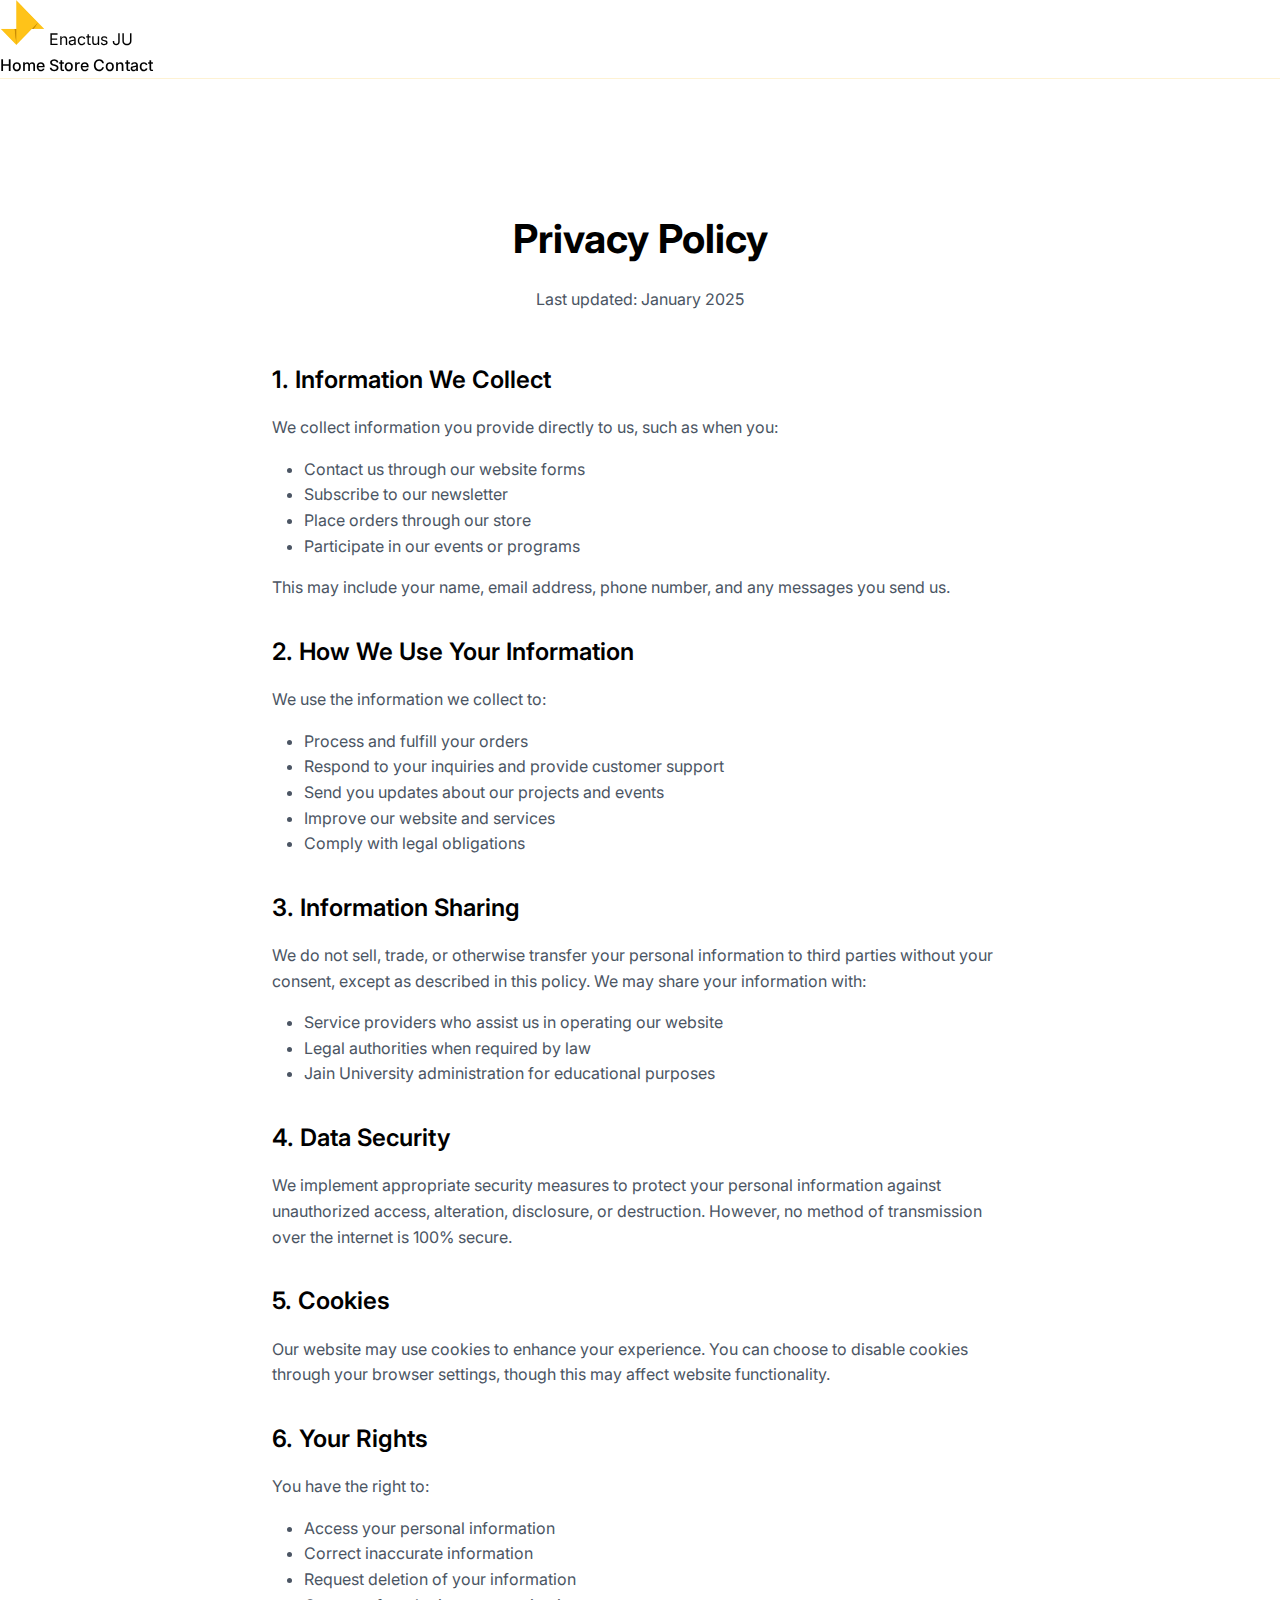
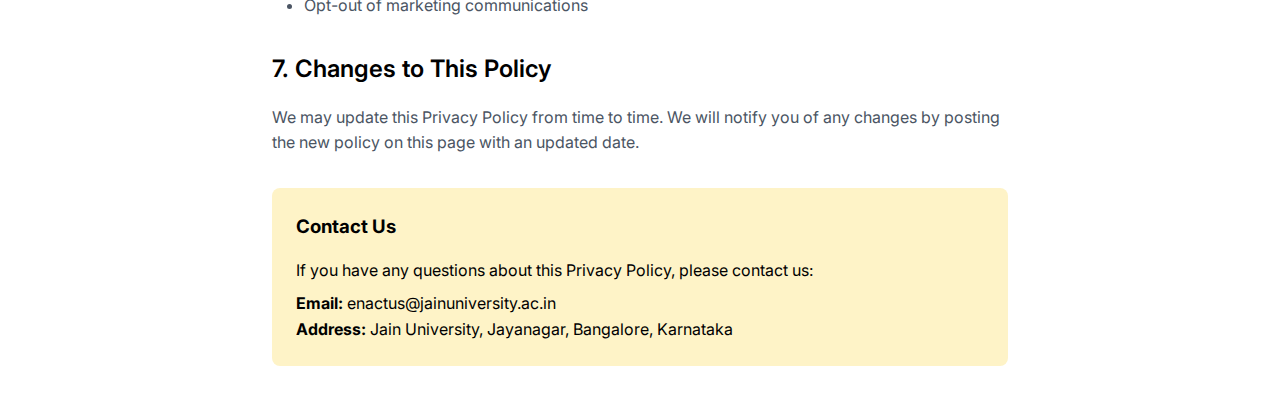
<file: privacy-policy.html>
<!DOCTYPE html>
<html lang="en">
<head>
    <meta charset="UTF-8">
    <meta name="viewport" content="width=device-width, initial-scale=1.0">
    <title>Privacy Policy - Enactus JU</title>
    <link href="https://fonts.googleapis.com/css2?family=Inter:wght@300;400;500;600;700&display=swap" rel="stylesheet">
    <link rel="stylesheet" href="styles.css">
    <style>
        .policy-container {
            max-width: 800px;
            margin: 0 auto;
            padding: 2rem;
            line-height: 1.6;
        }
        .policy-header {
            text-align: center;
            margin-bottom: 3rem;
            padding-top: 6rem;
        }
        .policy-title {
            font-size: 2.5rem;
            font-weight: 700;
            color: var(--black);
            margin-bottom: 1rem;
        }
        .policy-updated {
            color: var(--gray-600);
            font-size: 1rem;
        }
        .policy-section {
            margin-bottom: 2rem;
        }
        .section-title {
            font-size: 1.5rem;
            font-weight: 600;
            color: var(--black);
            margin-bottom: 1rem;
        }
        .section-content {
            color: var(--gray-600);
            margin-bottom: 1rem;
        }
        .contact-info {
            background: var(--light-yellow);
            padding: 1.5rem;
            border-radius: 0.5rem;
            margin-top: 2rem;
        }
    </style>
</head>
<body>
    <nav class="nav-glass fixed top-0 w-full z-50">
        <div class="container mx-auto px-6 py-4">
            <div class="flex items-center justify-between">
                <div class="flex items-center space-x-4">
                    <img src="pngegg.png" alt="logo" height="45" width="45" class="logo-bounce">
                    <span class="text-yellow-400 font-bold text-xl">Enactus JU</span>
                </div>
                <div class="hidden md:flex items-center space-x-8">
                    <a href="index.html" class="nav-link">Home</a>
                    <a href="store.html" class="nav-link">Store</a>
                    <a href="index.html#contact" class="nav-link">Contact</a>
                </div>
            </div>
        </div>
    </nav>

    <div class="policy-container">
        <div class="policy-header">
            <h1 class="policy-title">Privacy Policy</h1>
            <p class="policy-updated">Last updated: January 2025</p>
        </div>

        <div class="policy-section">
            <h2 class="section-title">1. Information We Collect</h2>
            <div class="section-content">
                <p>We collect information you provide directly to us, such as when you:</p>
                <ul style="margin-left: 2rem; margin-top: 1rem;">
                    <li>Contact us through our website forms</li>
                    <li>Subscribe to our newsletter</li>
                    <li>Place orders through our store</li>
                    <li>Participate in our events or programs</li>
                </ul>
                <p style="margin-top: 1rem;">This may include your name, email address, phone number, and any messages you send us.</p>
            </div>
        </div>

        <div class="policy-section">
            <h2 class="section-title">2. How We Use Your Information</h2>
            <div class="section-content">
                <p>We use the information we collect to:</p>
                <ul style="margin-left: 2rem; margin-top: 1rem;">
                    <li>Process and fulfill your orders</li>
                    <li>Respond to your inquiries and provide customer support</li>
                    <li>Send you updates about our projects and events</li>
                    <li>Improve our website and services</li>
                    <li>Comply with legal obligations</li>
                </ul>
            </div>
        </div>

        <div class="policy-section">
            <h2 class="section-title">3. Information Sharing</h2>
            <div class="section-content">
                <p>We do not sell, trade, or otherwise transfer your personal information to third parties without your consent, except as described in this policy. We may share your information with:</p>
                <ul style="margin-left: 2rem; margin-top: 1rem;">
                    <li>Service providers who assist us in operating our website</li>
                    <li>Legal authorities when required by law</li>
                    <li>Jain University administration for educational purposes</li>
                </ul>
            </div>
        </div>

        <div class="policy-section">
            <h2 class="section-title">4. Data Security</h2>
            <div class="section-content">
                <p>We implement appropriate security measures to protect your personal information against unauthorized access, alteration, disclosure, or destruction. However, no method of transmission over the internet is 100% secure.</p>
            </div>
        </div>

        <div class="policy-section">
            <h2 class="section-title">5. Cookies</h2>
            <div class="section-content">
                <p>Our website may use cookies to enhance your experience. You can choose to disable cookies through your browser settings, though this may affect website functionality.</p>
            </div>
        </div>

        <div class="policy-section">
            <h2 class="section-title">6. Your Rights</h2>
            <div class="section-content">
                <p>You have the right to:</p>
                <ul style="margin-left: 2rem; margin-top: 1rem;">
                    <li>Access your personal information</li>
                    <li>Correct inaccurate information</li>
                    <li>Request deletion of your information</li>
                    <li>Opt-out of marketing communications</li>
                </ul>
            </div>
        </div>

        <div class="policy-section">
            <h2 class="section-title">7. Changes to This Policy</h2>
            <div class="section-content">
                <p>We may update this Privacy Policy from time to time. We will notify you of any changes by posting the new policy on this page with an updated date.</p>
            </div>
        </div>

        <div class="contact-info">
            <h3 style="color: var(--black); margin-bottom: 1rem;">Contact Us</h3>
            <p>If you have any questions about this Privacy Policy, please contact us:</p>
            <p style="margin-top: 0.5rem;"><strong>Email:</strong> enactus@jainuniversity.ac.in</p>
            <p><strong>Address:</strong> Jain University, Jayanagar, Bangalore, Karnataka</p>
        </div>
    </div>
</body>
</html>
</file>
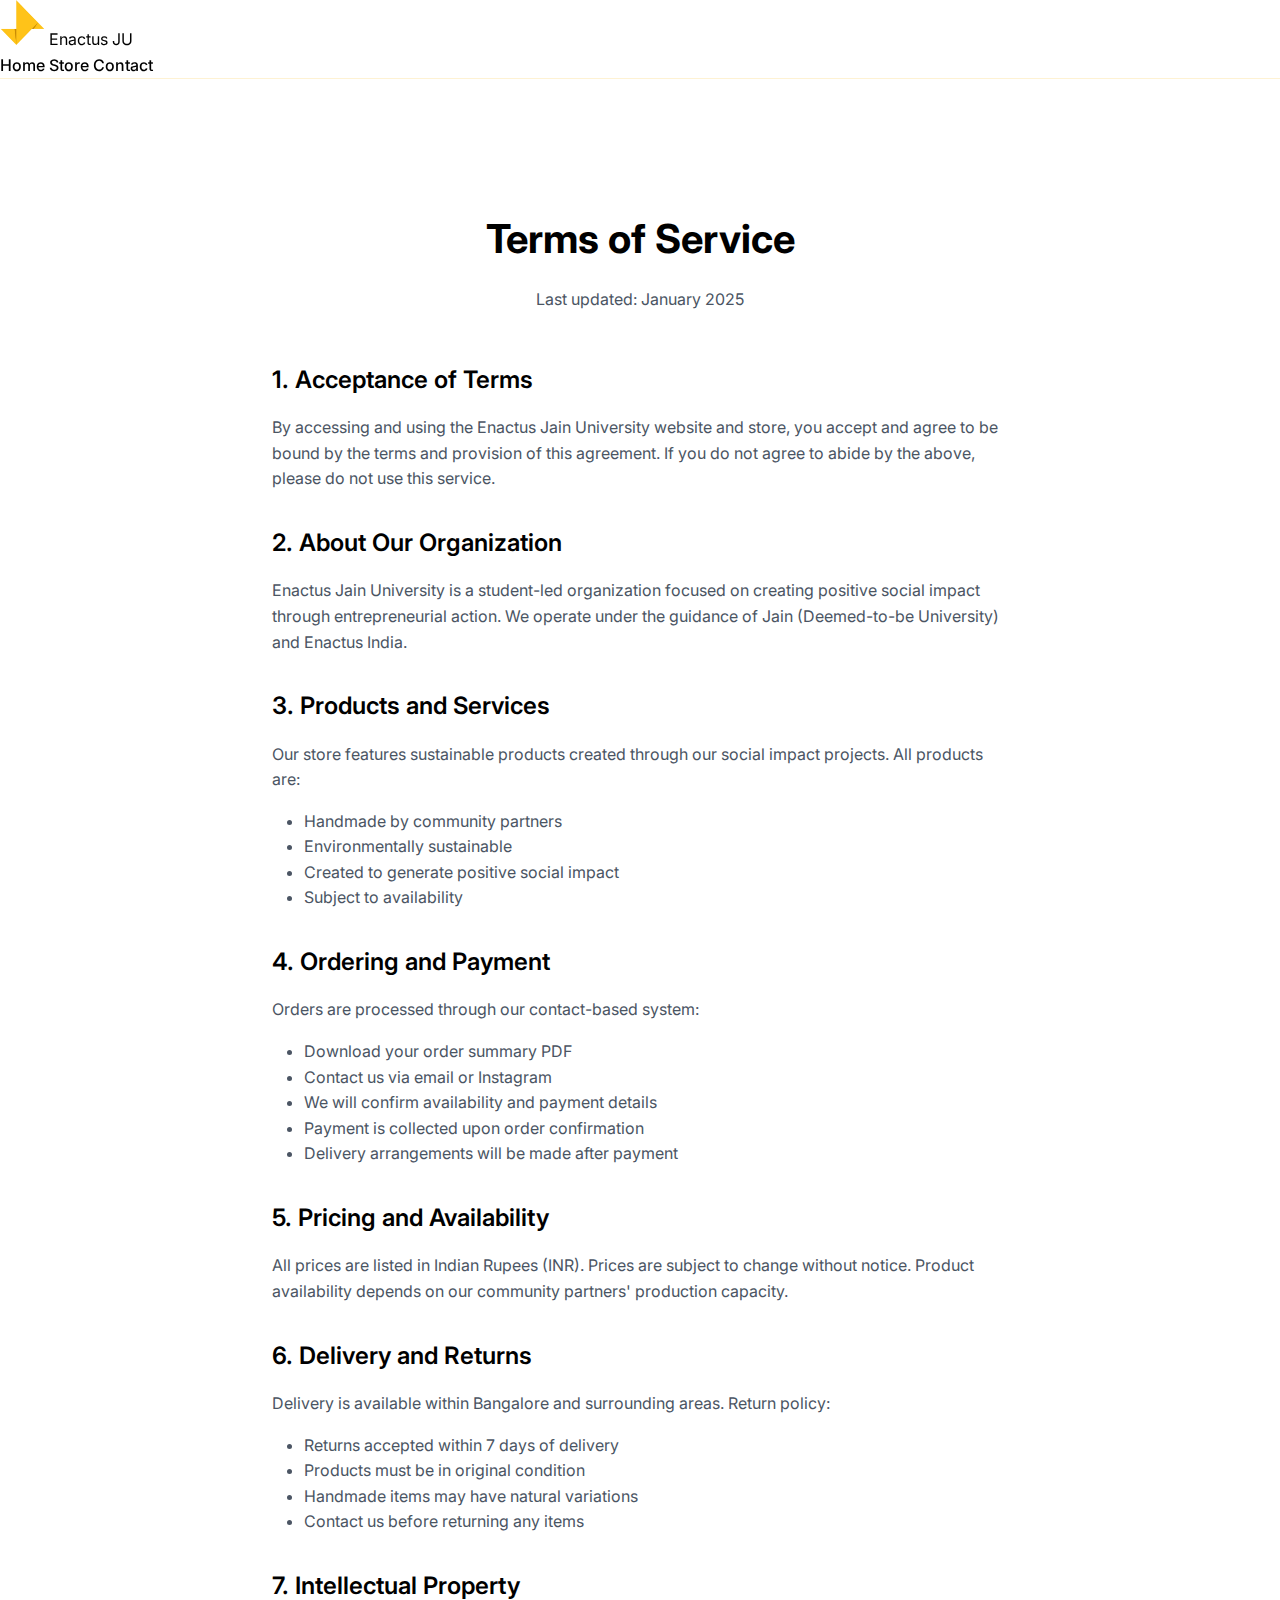
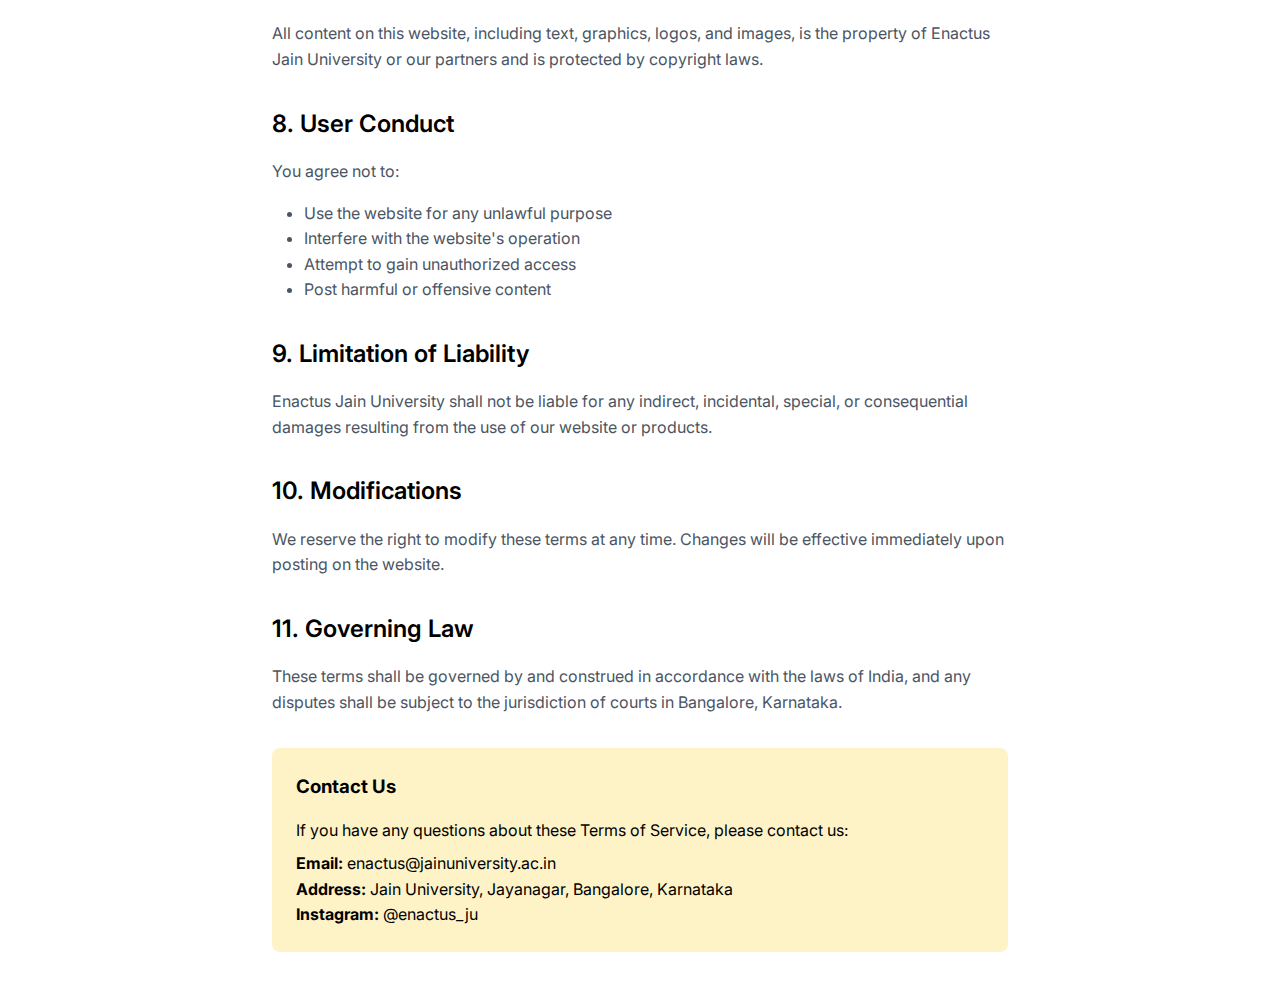
<file: terms-of-service.html>
<!DOCTYPE html>
<html lang="en">
<head>
    <meta charset="UTF-8">
    <meta name="viewport" content="width=device-width, initial-scale=1.0">
    <title>Terms of Service - Enactus JU</title>
    <link href="https://fonts.googleapis.com/css2?family=Inter:wght@300;400;500;600;700&display=swap" rel="stylesheet">
    <link rel="stylesheet" href="styles.css">
    <style>
        .policy-container {
            max-width: 800px;
            margin: 0 auto;
            padding: 2rem;
            line-height: 1.6;
        }
        .policy-header {
            text-align: center;
            margin-bottom: 3rem;
            padding-top: 6rem;
        }
        .policy-title {
            font-size: 2.5rem;
            font-weight: 700;
            color: var(--black);
            margin-bottom: 1rem;
        }
        .policy-updated {
            color: var(--gray-600);
            font-size: 1rem;
        }
        .policy-section {
            margin-bottom: 2rem;
        }
        .section-title {
            font-size: 1.5rem;
            font-weight: 600;
            color: var(--black);
            margin-bottom: 1rem;
        }
        .section-content {
            color: var(--gray-600);
            margin-bottom: 1rem;
        }
        .contact-info {
            background: var(--light-yellow);
            padding: 1.5rem;
            border-radius: 0.5rem;
            margin-top: 2rem;
        }
    </style>
</head>
<body>
    <nav class="nav-glass fixed top-0 w-full z-50">
        <div class="container mx-auto px-6 py-4">
            <div class="flex items-center justify-between">
                <div class="flex items-center space-x-4">
                    <img src="pngegg.png" alt="logo" height="45" width="45" class="logo-bounce">
                    <span class="text-yellow-400 font-bold text-xl">Enactus JU</span>
                </div>
                <div class="hidden md:flex items-center space-x-8">
                    <a href="index.html" class="nav-link">Home</a>
                    <a href="store.html" class="nav-link">Store</a>
                    <a href="index.html#contact" class="nav-link">Contact</a>
                </div>
            </div>
        </div>
    </nav>

    <div class="policy-container">
        <div class="policy-header">
            <h1 class="policy-title">Terms of Service</h1>
            <p class="policy-updated">Last updated: January 2025</p>
        </div>

        <div class="policy-section">
            <h2 class="section-title">1. Acceptance of Terms</h2>
            <div class="section-content">
                <p>By accessing and using the Enactus Jain University website and store, you accept and agree to be bound by the terms and provision of this agreement. If you do not agree to abide by the above, please do not use this service.</p>
            </div>
        </div>

        <div class="policy-section">
            <h2 class="section-title">2. About Our Organization</h2>
            <div class="section-content">
                <p>Enactus Jain University is a student-led organization focused on creating positive social impact through entrepreneurial action. We operate under the guidance of Jain (Deemed-to-be University) and Enactus India.</p>
            </div>
        </div>

        <div class="policy-section">
            <h2 class="section-title">3. Products and Services</h2>
            <div class="section-content">
                <p>Our store features sustainable products created through our social impact projects. All products are:</p>
                <ul style="margin-left: 2rem; margin-top: 1rem;">
                    <li>Handmade by community partners</li>
                    <li>Environmentally sustainable</li>
                    <li>Created to generate positive social impact</li>
                    <li>Subject to availability</li>
                </ul>
            </div>
        </div>

        <div class="policy-section">
            <h2 class="section-title">4. Ordering and Payment</h2>
            <div class="section-content">
                <p>Orders are processed through our contact-based system:</p>
                <ul style="margin-left: 2rem; margin-top: 1rem;">
                    <li>Download your order summary PDF</li>
                    <li>Contact us via email or Instagram</li>
                    <li>We will confirm availability and payment details</li>
                    <li>Payment is collected upon order confirmation</li>
                    <li>Delivery arrangements will be made after payment</li>
                </ul>
            </div>
        </div>

        <div class="policy-section">
            <h2 class="section-title">5. Pricing and Availability</h2>
            <div class="section-content">
                <p>All prices are listed in Indian Rupees (INR). Prices are subject to change without notice. Product availability depends on our community partners' production capacity.</p>
            </div>
        </div>

        <div class="policy-section">
            <h2 class="section-title">6. Delivery and Returns</h2>
            <div class="section-content">
                <p>Delivery is available within Bangalore and surrounding areas. Return policy:</p>
                <ul style="margin-left: 2rem; margin-top: 1rem;">
                    <li>Returns accepted within 7 days of delivery</li>
                    <li>Products must be in original condition</li>
                    <li>Handmade items may have natural variations</li>
                    <li>Contact us before returning any items</li>
                </ul>
            </div>
        </div>

        <div class="policy-section">
            <h2 class="section-title">7. Intellectual Property</h2>
            <div class="section-content">
                <p>All content on this website, including text, graphics, logos, and images, is the property of Enactus Jain University or our partners and is protected by copyright laws.</p>
            </div>
        </div>

        <div class="policy-section">
            <h2 class="section-title">8. User Conduct</h2>
            <div class="section-content">
                <p>You agree not to:</p>
                <ul style="margin-left: 2rem; margin-top: 1rem;">
                    <li>Use the website for any unlawful purpose</li>
                    <li>Interfere with the website's operation</li>
                    <li>Attempt to gain unauthorized access</li>
                    <li>Post harmful or offensive content</li>
                </ul>
            </div>
        </div>

        <div class="policy-section">
            <h2 class="section-title">9. Limitation of Liability</h2>
            <div class="section-content">
                <p>Enactus Jain University shall not be liable for any indirect, incidental, special, or consequential damages resulting from the use of our website or products.</p>
            </div>
        </div>

        <div class="policy-section">
            <h2 class="section-title">10. Modifications</h2>
            <div class="section-content">
                <p>We reserve the right to modify these terms at any time. Changes will be effective immediately upon posting on the website.</p>
            </div>
        </div>

        <div class="policy-section">
            <h2 class="section-title">11. Governing Law</h2>
            <div class="section-content">
                <p>These terms shall be governed by and construed in accordance with the laws of India, and any disputes shall be subject to the jurisdiction of courts in Bangalore, Karnataka.</p>
            </div>
        </div>

        <div class="contact-info">
            <h3 style="color: var(--black); margin-bottom: 1rem;">Contact Us</h3>
            <p>If you have any questions about these Terms of Service, please contact us:</p>
            <p style="margin-top: 0.5rem;"><strong>Email:</strong> enactus@jainuniversity.ac.in</p>
            <p><strong>Address:</strong> Jain University, Jayanagar, Bangalore, Karnataka</p>
            <p><strong>Instagram:</strong> @enactus_ju</p>
        </div>
    </div>
</body>
</html>
</file>
<file: styles.css>
/* Reset and Base Styles */
* {
  font-family: "Inter", sans-serif;
  margin: 0;
  padding: 0;
  box-sizing: border-box;
}

body {
  scroll-behavior: smooth;
  overflow-x: hidden;
  line-height: 1.6;
}

/* Custom Properties */
:root {
  --primary-yellow: #fbbf24;
  --secondary-yellow: #f59e0b;
  --light-yellow: #fef3c7;
  --dark-yellow: #d97706;
  --white: #ffffff;
  --black: #000000;
  --gray-50: #f9fafb;
  --gray-100: #f3f4f6;
  --gray-600: #4b5563;
  --gray-900: #111827;
}

/* Dark Mode Variables */
.dark-mode {
  --white: #1a1a1a;
  --black: #ffffff;
  --gray-50: #2d2d2d;
  --gray-100: #404040;
  --gray-600: #e5e5e5;
  --gray-900: #f8f8f8;
  --light-yellow: #3d3420;
}

/* Navigation Styles */
.nav-glass {
  background: rgba(255, 255, 255, 0.95);
  backdrop-filter: blur(20px);
  border-bottom: 1px solid rgba(251, 191, 36, 0.2);
  transition: all 0.3s ease;
}

.nav-link {
  color: var(--black);
  font-weight: 500;
  text-decoration: none;
  transition: all 0.3s ease;
  position: relative;
}

.nav-link:hover {
  color: var(--primary-yellow);
  transform: translateY(-2px);
}

.nav-link::after {
  content: "";
  position: absolute;
  width: 0;
  height: 2px;
  bottom: -5px;
  left: 50%;
  background: var(--primary-yellow);
  transition: all 0.3s ease;
  transform: translateX(-50%);
}

.nav-link:hover::after {
  width: 100%;
}

.logo-bounce {
  /* animation: logoBounce 2s ease-in-out infinite; */
}

/* Theme Toggle */
.theme-toggle {
  background: none;
  border: 2px solid var(--primary-yellow);
  border-radius: 0.5rem;
  padding: 0.5rem;
  color: var(--primary-yellow);
  cursor: pointer;
  transition: all 0.3s ease;
  display: flex;
  align-items: center;
  justify-content: center;
}

.theme-toggle:hover {
  background: var(--primary-yellow);
  color: var(--black);
  transform: scale(1.05);
}

/* @keyframes logoBounce {
  0%,
  20%,
  50%,
  80%,
  100% {
    transform: translateY(0);
  }
  40% {
    transform: translateY(-10px);
  }
  60% {
    transform: translateY(-5px);
  }
} */

/* Mobile Menu */
.mobile-menu {
  position: fixed;
  top: 0;
  right: 0;
  height: 100vh;
  width: 300px;
  background: rgba(255, 255, 255, 0.98);
  backdrop-filter: blur(20px);
  transform: translateX(100%);
  transition: transform 0.3s ease;
  z-index: 1000;
}

.mobile-menu.active {
  transform: translateX(0);
}

.nav-link-mobile {
  color: var(--black);
  font-weight: 500;
  font-size: 1.125rem;
  text-decoration: none;
  transition: all 0.3s ease;
}

.nav-link-mobile:hover {
  color: var(--primary-yellow);
  transform: translateX(10px);
}

/* Hero Section */
.hero-section {
  min-height: 100vh;
  display: flex;
  align-items: center;
  justify-content: center;
  position: relative;
  background: linear-gradient(
    135deg,
    var(--white) 0%,
    var(--light-yellow) 100%
  );
  overflow: hidden;
  padding-top: 5rem;
}

.hero-bg {
  position: absolute;
  inset: 0;
  background: url('data:image/svg+xml,<svg xmlns="http://www.w3.org/2000/svg" viewBox="0 0 1200 800"><defs><pattern id="grid" width="40" height="40" patternUnits="userSpaceOnUse"><path d="M 40 0 L 0 0 0 40" fill="none" stroke="rgba(251,191,36,0.1)" stroke-width="1"/></pattern></defs><rect width="100%" height="100%" fill="url(%23grid)"/></svg>');
  background-size: cover;
  background-position: center;
}

.hero-content {
  animation: heroFadeIn 1s ease-out;
}

.hero-title {
  font-size: clamp(2rem, 6vw, 4.5rem);
  font-weight: 800;
  color: var(--black);
  margin-bottom: 1.5rem;
  line-height: 1.2;
  word-break: break-word;
  hyphens: auto;
}

.hero-title .highlight {
  color: var(--primary-yellow);
  text-shadow: 2px 2px 4px rgba(251, 191, 36, 0.3);
  animation: glow 2s ease-in-out infinite alternate;
}

@keyframes glow {
  from {
    text-shadow: 2px 2px 4px rgba(251, 191, 36, 0.3);
  }
  to {
    text-shadow: 2px 2px 8px rgba(251, 191, 36, 0.6);
  }
}

.hero-subtitle {
  font-size: clamp(1.125rem, 3vw, 1.5rem);
  color: var(--gray-600);
  margin-bottom: 3rem;
  max-width: 48rem;
  margin-left: auto;
  margin-right: auto;
}

.hero-buttons {
  display: flex;
  flex-direction: column;
  gap: 1.5rem;
  justify-content: center;
  align-items: center;
  margin-bottom: 4rem;
}

@media (min-width: 768px) {
  .hero-buttons {
    flex-direction: row;
  }
}

/* Button Styles */
.btn-primary {
  background: linear-gradient(
    135deg,
    var(--primary-yellow),
    var(--secondary-yellow)
  );
  color: var(--black);
  padding: 1rem 2rem;
  border-radius: 0.75rem;
  font-weight: 700;
  font-size: 1.125rem;
  border: none;
  cursor: pointer;
  transition: all 0.3s ease;
  box-shadow: 0 10px 15px -3px rgba(0, 0, 0, 0.1);
  text-decoration: none;
  display: inline-block;
}

.btn-primary:hover {
  transform: translateY(-3px);
  box-shadow: 0 25px 50px -12px rgba(251, 191, 36, 0.4);
}

.btn-secondary {
  background: var(--white);
  color: var(--black);
  padding: 1rem 2rem;
  border-radius: 0.75rem;
  font-weight: 700;
  font-size: 1.125rem;
  border: 2px solid var(--primary-yellow);
  cursor: pointer;
  transition: all 0.3s ease;
  box-shadow: 0 4px 6px -1px rgba(0, 0, 0, 0.1);
  text-decoration: none;
  display: inline-block;
}

.btn-secondary:hover {
  background: var(--primary-yellow);
  transform: translateY(-3px);
  box-shadow: 0 20px 25px -5px rgba(0, 0, 0, 0.1);
}

.btn-outline {
  background: transparent;
  color: var(--black);
  padding: 1rem 2rem;
  border-radius: 0.75rem;
  font-weight: 700;
  font-size: 1.125rem;
  border: 2px solid var(--primary-yellow);
  cursor: pointer;
  transition: all 0.3s ease;
  text-decoration: none;
  display: inline-block;
}

.btn-outline:hover {
  background: var(--primary-yellow);
  transform: translateY(-3px);
}

/* Mission & Vision Grid */
.mission-vision-grid {
  display: grid;
  grid-template-columns: repeat(auto-fit, minmax(300px, 1fr));
  gap: 2rem;
  max-width: 48rem;
  margin: 0 auto 4rem;
}

.mission-card,
.vision-card {
  background: rgba(255, 255, 255, 0.9);
  backdrop-filter: blur(10px);
  border: 2px solid var(--primary-yellow);
  border-radius: 1rem;
  padding: 2rem;
  text-align: center;
  transition: all 0.3s ease;
}

.mission-card:hover,
.vision-card:hover {
  transform: translateY(-5px);
  box-shadow: 0 20px 25px -5px rgba(251, 191, 36, 0.3);
}

.mv-title {
  font-size: 1.5rem;
  font-weight: 700;
  color: var(--black);
  margin-bottom: 1rem;
}

.mv-text {
  color: var(--gray-600);
  font-size: 1rem;
  line-height: 1.6;
}

/* Impact Grid */
.impact-grid {
  display: grid;
  grid-template-columns: repeat(auto-fit, minmax(250px, 1fr));
  gap: 2rem;
  max-width: 64rem;
  margin: 0 auto;
}

.impact-card {
  background: rgba(255, 255, 255, 0.8);
  backdrop-filter: blur(10px);
  border: 1px solid rgba(251, 191, 36, 0.2);
  border-radius: 1rem;
  padding: 2rem;
  text-align: center;
  transition: all 0.3s ease;
  cursor: pointer;
}

.impact-card:hover {
  transform: translateY(-10px) scale(1.05);
  box-shadow: 0 20px 25px -5px rgba(0, 0, 0, 0.1);
  border-color: var(--primary-yellow);
}

.impact-number {
  font-size: 2.5rem;
  font-weight: 800;
  color: var(--primary-yellow);
  margin-bottom: 0.5rem;
}

.impact-label {
  color: var(--gray-600);
  font-weight: 500;
}

/* Floating Elements */
.floating-elements {
  position: absolute;
  inset: 0;
  pointer-events: none;
  overflow: hidden;
}

.floating-circle {
  position: absolute;
  border-radius: 50%;
  opacity: 0.1;
  animation: float 6s ease-in-out infinite;
}

.circle-1 {
  width: 200px;
  height: 200px;
  background: var(--primary-yellow);
  top: 20%;
  right: 10%;
  animation-delay: 0s;
}

.circle-2 {
  width: 150px;
  height: 150px;
  background: var(--secondary-yellow);
  bottom: 20%;
  left: 10%;
  animation-delay: 2s;
}

.circle-3 {
  width: 100px;
  height: 100px;
  background: var(--primary-yellow);
  top: 60%;
  right: 30%;
  animation-delay: 4s;
}

@keyframes float {
  0%,
  100% {
    transform: translateY(0px) rotate(0deg);
  }
  50% {
    transform: translateY(-20px) rotate(180deg);
  }
}

@keyframes heroFadeIn {
  from {
    opacity: 0;
    transform: translateY(30px);
  }
  to {
    opacity: 1;
    transform: translateY(0);
  }
}

/* Countdown Section */
.countdown-section {
  background: linear-gradient(
    135deg,
    var(--primary-yellow),
    var(--secondary-yellow)
  );
  padding: 2rem 0;
}

.countdown-title {
  font-size: 1.5rem;
  font-weight: 700;
  color: var(--black);
  margin-bottom: 1.5rem;
}

.countdown-container {
  display: flex;
  justify-content: center;
  align-items: center;
  flex-wrap: wrap;
  gap: 1rem;
}

.countdown-item {
  text-align: center;
}

.countdown-digit {
  background: var(--white);
  color: var(--black);
  border-radius: 0.75rem;
  padding: 1rem;
  font-weight: 800;
  font-size: 2rem;
  min-width: 4rem;
  box-shadow: 0 10px 15px -3px rgba(0, 0, 0, 0.1);
  animation: pulse 2s ease-in-out infinite;
}

.countdown-label {
  font-size: 0.875rem;
  font-weight: 600;
  color: var(--black);
  margin-top: 0.5rem;
}

@keyframes pulse {
  0%,
  100% {
    transform: scale(1);
  }
  50% {
    transform: scale(1.05);
  }
}

/* Section Styles */
.section-padding {
  padding: 5rem 0;
}

.section-header {
  text-align: center;
  margin-bottom: 4rem;
}

.section-title {
  font-size: clamp(2rem, 5vw, 3rem);
  font-weight: 800;
  color: var(--black);
  margin-bottom: 1.5rem;
}

.section-subtitle {
  font-size: 1.25rem;
  color: var(--gray-600);
  max-width: 48rem;
  margin: 0 auto;
}

/* About Section */
.about-content {
  animation: slideInLeft 1s ease-out;
}

.about-title {
  font-size: 2rem;
  font-weight: 700;
  color: var(--black);
  margin-bottom: 1.5rem;
}

.about-text {
  color: var(--gray-600);
  margin-bottom: 1.5rem;
  line-height: 1.7;
}

.about-image {
  animation: slideInRight 1s ease-out;
}

.image-placeholder {
  width: 100%;
  height: 16rem;
  background: linear-gradient(
    135deg,
    var(--primary-yellow),
    var(--secondary-yellow)
  );
  border-radius: 1rem;
  display: flex;
  align-items: center;
  justify-content: center;
  box-shadow: 0 20px 25px -5px rgba(0, 0, 0, 0.1);
}

.placeholder-text {
  color: var(--black);
  font-size: 2.5rem;
  font-weight: 800;
}

.feature-card {
  background: var(--white);
  border: 2px solid var(--light-yellow);
  border-radius: 1rem;
  padding: 2rem;
  transition: all 0.3s ease;
  cursor: pointer;
}

.feature-card:hover {
  transform: translateY(-5px);
  border-color: var(--primary-yellow);
  box-shadow: 0 20px 25px -5px rgba(0, 0, 0, 0.1);
}

.feature-icon {
  width: 4rem;
  height: 4rem;
  background: var(--primary-yellow);
  border-radius: 0.75rem;
  display: flex;
  align-items: center;
  justify-content: center;
  margin-bottom: 1.5rem;
  color: var(--black);
}

.feature-photo {
  margin-bottom: 1.5rem;
  display: flex;
  justify-content: flex-start;
}

.feature-title {
  font-size: 1.5rem;
  font-weight: 700;
  color: var(--black);
  margin-bottom: 1rem;
}

.feature-text {
  color: var(--gray-600);
  line-height: 1.6;
}

/* Projects Section */
.projects-grid {
  display: grid;
  grid-template-columns: repeat(auto-fit, minmax(350px, 1fr));
  gap: 2rem;
}

.project-card {
  background: var(--white);
  border-radius: 1rem;
  overflow: hidden;
  box-shadow: 0 10px 15px -3px rgba(0, 0, 0, 0.1);
  transition: all 0.5s ease;
  position: relative;
  cursor: pointer;
}

.project-card:hover {
  transform: translateY(-10px);
  box-shadow: 0 20px 25px -5px rgba(0, 0, 0, 0.1);
}

.project-image {
  height: 12rem;
  display: flex;
  align-items: center;
  justify-content: center;
  font-size: 1.5rem;
  font-weight: 700;
  color: var(--black);
  position: relative;
  overflow: hidden;
}

.project-img {
  width: 100%;
  height: 100%;
  object-fit: cover;
  object-position: center;
  transition: all 0.3s ease;
}

.project-card:hover .project-img {
  transform: scale(1.05);
}

.project-content {
  padding: 1.5rem;
}

.project-title {
  font-size: 1.25rem;
  font-weight: 700;
  color: var(--black);
  margin-bottom: 0.75rem;
}

.project-description {
  color: var(--gray-600);
  margin-bottom: 1rem;
  line-height: 1.6;
}

.project-impact {
  display: flex;
  align-items: center;
  color: var(--primary-yellow);
}

.project-impact .impact-number {
  font-size: 1.5rem;
  font-weight: 700;
  margin-right: 0.5rem;
}

.impact-text {
  font-weight: 500;
}

.sdg-icons {
  display: flex;
  flex-wrap: wrap;
  gap: 0.25rem;
  justify-content: center;
  align-items: center;
}

.sdg-icon {
  width: 2.5rem;
  height: 2.5rem;
  border-radius: 0.25rem;
  transition: all 0.3s ease;
}

.sdg-icon:hover {
  transform: scale(1.1);
  box-shadow: 0 4px 8px rgba(0, 0, 0, 0.2);
}

.project-overlay {
  position: absolute;
  top: 0;
  left: 0;
  right: 0;
  bottom: 0;
  background: linear-gradient(
    135deg,
    rgba(251, 191, 36, 0.95),
    rgba(245, 158, 11, 0.95)
  );
  opacity: 0;
  transform: translateY(100%);
  transition: all 0.5s ease;
  display: flex;
  align-items: center;
  justify-content: center;
  flex-direction: column;
  padding: 2rem;
  text-align: center;
}

.project-card:hover .project-overlay {
  opacity: 1;
  transform: translateY(0);
}

.overlay-title {
  font-size: 1.5rem;
  font-weight: 700;
  color: var(--black);
  margin-bottom: 1rem;
}

.overlay-text {
  color: var(--black);
  margin-bottom: 1.5rem;
  line-height: 1.6;
}

.overlay-btn {
  background: var(--white);
  color: var(--black);
  padding: 0.75rem 1.5rem;
  border-radius: 0.5rem;
  font-weight: 700;
  border: none;
  cursor: pointer;
  transition: all 0.3s ease;
}

.overlay-btn:hover {
  transform: scale(1.05);
  box-shadow: 0 4px 6px -1px rgba(0, 0, 0, 0.1);
}

/* Projects See More */
.hidden-project {
  display: none;
}

.projects-see-more {
  text-align: center;
  margin-top: 3rem;
}

.projects-see-more .btn-secondary {
  transition: all 0.3s ease;
}

.show-all .hidden-project {
  display: block;
  animation: fadeInUp 0.6s ease-out;
}

/* Store Section */
.products-grid {
  display: grid;
  grid-template-columns: repeat(auto-fit, minmax(280px, 1fr));
  gap: 2rem;
}

.product-card {
  background: var(--white);
  border-radius: 1rem;
  overflow: hidden;
  box-shadow: 0 10px 15px -3px rgba(0, 0, 0, 0.1);
  transition: all 0.3s ease;
  cursor: pointer;
}

.product-card:hover {
  transform: translateY(-5px);
  box-shadow: 0 20px 25px -5px rgba(0, 0, 0, 0.1);
}

.product-image {
  height: 12rem;
  display: flex;
  align-items: center;
  justify-content: center;
  background: linear-gradient(135deg, var(--light-yellow), var(--primary-yellow));
}

.product-placeholder {
  display: flex;
  align-items: center;
  justify-content: center;
  width: 100%;
  height: 100%;
}

.product-content {
  padding: 1.5rem;
}

.product-title {
  font-size: 1.25rem;
  font-weight: 700;
  color: var(--black);
  margin-bottom: 0.75rem;
}

.product-description {
  color: var(--gray-600);
  margin-bottom: 1rem;
  line-height: 1.6;
}

.product-price {
  font-size: 1.5rem;
  font-weight: 700;
  color: var(--primary-yellow);
  margin-bottom: 1rem;
}

.product-btn {
  width: 100%;
  padding: 0.75rem;
  font-size: 1rem;
}

/* Team Section */
.team-section {
  margin-bottom: 4rem;
}

.team-section-title {
  font-size: 1.5rem;
  font-weight: 700;
  color: var(--black);
  text-align: center;
  margin-bottom: 2rem;
}

.team-grid {
  display: grid;
  grid-template-columns: repeat(auto-fit, minmax(200px, 1fr));
  gap: 2rem;
}

/* Core Team Grid */
.core-team-grid {
  display: grid;
  grid-template-columns: repeat(4, 1fr);
  gap: 1.5rem;
  max-width: 1000px;
  margin: 0 auto;
}

.core-team-grid .team-card:nth-child(7) {
  grid-column: 2;
}

.core-team-grid .team-card:nth-child(8) {
  grid-column: 3;
}

.president-card,
.vp-card {
  grid-column: span 2;
  transform: scale(1.02);
  border: 2px solid var(--primary-yellow) !important;
  box-shadow: 0 10px 20px rgba(251, 191, 36, 0.15) !important;
}

.president-card:hover,
.vp-card:hover {
  transform: scale(1.05) translateY(-5px);
  box-shadow: 0 20px 30px rgba(251, 191, 36, 0.25) !important;
}

.president-card .team-name,
.vp-card .team-name {
  font-size: 1.125rem;
  font-weight: 600;
}

.president-card .team-role,
.vp-card .team-role {
  color: var(--primary-yellow);
  font-weight: 500;
}

.team-card {
  background: var(--white);
  border: 2px solid var(--light-yellow);
  border-radius: 1rem;
  padding: 1.5rem;
  text-align: center;
  transition: all 0.3s ease;
  cursor: pointer;
}

.team-card:hover {
  transform: translateY(-5px);
  border-color: var(--primary-yellow);
  box-shadow: 0 20px 25px -5px rgba(0, 0, 0, 0.1);
}

.team-avatar {
  width: 7rem;
  height: 7rem;
  border-radius: 50%;
  display: flex;
  align-items: center;
  justify-content: center;
  margin: 0 auto 1rem;
  transition: all 0.3s ease;
}

.team-card:hover .team-avatar {
  transform: scale(1.1);
}

.avatar-text {
  font-size: 1.75rem;
  font-weight: 700;
  color: var(--black);
}

.avatar-photo {
  width: 100%;
  height: 100%;
  object-fit: cover;
  border-radius: 50%;
}

.team-name {
  font-size: 1.125rem;
  font-weight: 700;
  color: var(--black);
  margin-bottom: 0.25rem;
}

.team-role {
  color: var(--gray-600);
  font-size: 0.875rem;
}

/* Recruitment CTA */
.recruitment-cta {
  text-align: center;
  margin-top: 4rem;
}

.cta-card {
  background: linear-gradient(
    135deg,
    var(--light-yellow),
    var(--primary-yellow)
  );
  border-radius: 1rem;
  padding: 2rem;
  max-width: 32rem;
  margin: 0 auto;
  box-shadow: 0 20px 25px -5px rgba(0, 0, 0, 0.1);
}

.cta-title {
  font-size: 1.5rem;
  font-weight: 700;
  color: var(--black);
  margin-bottom: 1rem;
}

.cta-text {
  color: var(--gray-600);
  margin-bottom: 1.5rem;
  line-height: 1.6;
}

/* Contact Section */
.contact-grid {
  display: grid;
  grid-template-columns: 1fr;
  gap: 3rem;
}

@media (min-width: 1024px) {
  .contact-grid {
    grid-template-columns: 1fr 1fr;
  }
}

.contact-info-title {
  font-size: 1.5rem;
  font-weight: 700;
  color: var(--black);
  margin-bottom: 2rem;
}

.contact-item {
  display: flex;
  align-items: center;
  gap: 1rem;
  margin-bottom: 1.5rem;
}

.contact-icon {
  width: 3rem;
  height: 3rem;
  background: var(--primary-yellow);
  border-radius: 0.75rem;
  display: flex;
  align-items: center;
  justify-content: center;
  color: var(--black);
}

.contact-label {
  font-weight: 700;
  color: var(--black);
  margin-bottom: 0.25rem;
}

.contact-value {
  color: var(--gray-600);
}

.social-links {
  margin-top: 3rem;
}

.social-title {
  font-size: 1.5rem;
  font-weight: 700;
  color: var(--black);
  margin-bottom: 1.5rem;
}

.social-icons {
  display: flex;
  gap: 1rem;
}

.social-icon {
  width: 3rem;
  height: 3rem;
  background: var(--primary-yellow);
  border-radius: 0.75rem;
  display: flex;
  align-items: center;
  justify-content: center;
  color: var(--black);
  transition: all 0.3s ease;
  text-decoration: none;
}

.social-icon:hover {
  transform: translateY(-3px);
  box-shadow: 0 10px 15px -3px rgba(0, 0, 0, 0.1);
}

/* Contact Form */
.contact-form-container {
  background: var(--white);
  border: 2px solid var(--light-yellow);
  border-radius: 1rem;
  padding: 1rem;
  box-shadow: 0 10px 15px -3px rgba(0, 0, 0, 0.1);
}

.form-title {
  font-size: 1.5rem;
  font-weight: 700;
  color: var(--black);
  margin-bottom: 1.5rem;
}

.contact-form {
  display: flex;
  flex-direction: column;
  gap: 1rem;
}

.form-row {
  display: grid;
  grid-template-columns: 1fr;
  gap: 1.5rem;
}

@media (min-width: 768px) {
  .form-row {
    grid-template-columns: 1fr 1fr;
  }
}

.form-group {
  display: flex;
  flex-direction: column;
}

.form-label {
  font-weight: 600;
  color: var(--black);
  margin-bottom: 0.5rem;
}

.form-input,
.form-textarea {
  padding: 0.75rem 1rem;
  border: 2px solid var(--light-yellow);
  border-radius: 0.5rem;
  font-size: 1rem;
  transition: all 0.3s ease;
  background: var(--white);
}

.form-input:focus,
.form-textarea:focus {
  outline: none;
  border-color: var(--primary-yellow);
  box-shadow: 0 0 0 3px rgba(251, 191, 36, 0.1);
}

.form-textarea {
  resize: vertical;
  min-height: 120px;
}

/* Footer */
.footer {
  background: var(--gray-900);
  color: var(--white);
  padding: 3rem 0 1rem;
}

.footer-content {
  display: grid;
  grid-template-columns: repeat(auto-fit, minmax(250px, 1fr));
  gap: 2rem;
  margin-bottom: 2rem;
}

.footer-section {
  display: flex;
  flex-direction: column;
}

.footer-logo {
  display: flex;
  align-items: center;
  gap: 1rem;
  margin-bottom: 1.5rem;
}

.logo-icon {
  width: 2.5rem;
  height: 2.5rem;
  background: var(--primary-yellow);
  border-radius: 0.5rem;
  display: flex;
  align-items: center;
  justify-content: center;
}

.logo-text {
  color: var(--black);
  font-weight: 700;
  font-size: 1.25rem;
}

.logo-name {
  color: var(--white);
  font-weight: 700;
  font-size: 1.25rem;
}

.footer-description {
  color: var(--gray-100);
  line-height: 1.6;
}

.footer-title {
  color: var(--white);
  font-weight: 700;
  margin-bottom: 1rem;
}

.footer-links {
  list-style: none;
  display: flex;
  flex-direction: column;
  gap: 0.5rem;
}

.footer-links a {
  color: var(--gray-100);
  transition: all 0.3s ease;
  text-decoration: none;
}

.footer-links a:hover {
  color: var(--primary-yellow);
  transform: translateX(5px);
}

.newsletter-text {
  color: var(--gray-100);
  margin-bottom: 1rem;
  line-height: 1.6;
}

.newsletter-form {
  display: flex;
  gap: 0.5rem;
}

.newsletter-input {
  flex: 1;
  padding: 0.75rem;
  border: none;
  border-radius: 0.5rem;
  background: var(--gray-100);
  color: var(--black);
}

.newsletter-btn {
  background: var(--primary-yellow);
  color: var(--black);
  padding: 0.75rem 1rem;
  border: none;
  border-radius: 0.5rem;
  font-weight: 700;
  cursor: pointer;
  transition: all 0.3s ease;
}

.newsletter-btn:hover {
  transform: scale(1.05);
}

.footer-bottom {
  border-top: 1px solid var(--gray-100);
  padding-top: 2rem;
  display: flex;
  flex-direction: column;
  align-items: center;
  gap: 1rem;
}

@media (min-width: 768px) {
  .footer-bottom {
    flex-direction: row;
    justify-content: space-between;
  }
}

.copyright {
  color: var(--gray-100);
}

.footer-bottom-links {
  display: flex;
  gap: 1.5rem;
}

.footer-bottom-links a {
  color: var(--gray-100);
  transition: all 0.3s ease;
  text-decoration: none;
}

.footer-bottom-links a:hover {
  color: var(--primary-yellow);
}

/* Scroll to Top Button */
.scroll-top-btn {
  position: fixed;
  bottom: 1.5rem;
  right: 1.5rem;
  width: 3rem;
  height: 3rem;
  background: var(--primary-yellow);
  color: var(--black);
  border: none;
  border-radius: 50%;
  display: flex;
  align-items: center;
  justify-content: center;
  cursor: pointer;
  opacity: 0;
  transition: all 0.3s ease;
  box-shadow: 0 10px 15px -3px rgba(0, 0, 0, 0.1);
  z-index: 1000;
}

.scroll-top-btn.visible {
  opacity: 1;
}

.scroll-top-btn:hover {
  transform: translateY(-3px);
  box-shadow: 0 20px 25px -5px rgba(0, 0, 0, 0.1);
}

/* Animations */
@keyframes slideInLeft {
  from {
    opacity: 0;
    transform: translateX(-50px);
  }
  to {
    opacity: 1;
    transform: translateX(0);
  }
}

@keyframes slideInRight {
  from {
    opacity: 0;
    transform: translateX(50px);
  }
  to {
    opacity: 1;
    transform: translateX(0);
  }
}

@keyframes fadeInUp {
  from {
    opacity: 0;
    transform: translateY(30px);
  }
  to {
    opacity: 1;
    transform: translateY(0);
  }
}

/* Dark Mode Specific Styles */
.dark-mode .nav-glass {
  background: rgba(26, 26, 26, 0.95);
  border-bottom: 1px solid rgba(251, 191, 36, 0.4);
}

.dark-mode .mobile-menu {
  background: rgba(26, 26, 26, 0.98);
}

.dark-mode .hero-section {
  background: linear-gradient(
    135deg,
    var(--white) 0%,
    var(--light-yellow) 100%
  );
}

.dark-mode .feature-card,
.dark-mode .project-card,
.dark-mode .team-card,
.dark-mode .contact-form-container {
  background: var(--gray-50);
  border-color: var(--primary-yellow);
  box-shadow: 0 10px 15px -3px rgba(251, 191, 36, 0.1);
}

.dark-mode .impact-card {
  background: rgba(45, 45, 45, 0.9);
  border-color: rgba(251, 191, 36, 0.5);
}

.dark-mode .mission-card,
.dark-mode .vision-card {
  background: rgba(45, 45, 45, 0.9);
  border-color: var(--primary-yellow);
}

.dark-mode #about,
.dark-mode #projects,
.dark-mode #testimonials {
  background: var(--white) !important;
}

.dark-mode #testimonials .section-title,
.dark-mode #testimonials .section-subtitle {
  color: var(--black) !important;
}

/* Swiper Testimonials Customization */
.testimonialsSwiper {
  max-width: 1200px;
  margin: 0 auto;
  padding-bottom: 3rem;
}

.testimonialsSwiper .swiper-slide {
  height: auto;
  display: flex;
}

.testimonialsSwiper .swiper-slide > div {
  width: 100%;
  transition: all 0.3s ease;
}

.testimonialsSwiper .swiper-slide > div:hover {
  transform: translateY(-8px);
  box-shadow: 0 20px 40px rgba(251, 191, 36, 0.15) !important;
}



/* Swiper Pagination */
.testimonialsSwiper .swiper-pagination {
  position: relative;
  margin-top: 2rem;
}

.testimonialsSwiper .swiper-pagination-bullet {
  width: 0.75rem;
  height: 0.75rem;
  background: rgba(251, 191, 36, 0.3);
  opacity: 1;
  transition: all 0.3s ease;
}

.testimonialsSwiper .swiper-pagination-bullet-active {
  background: var(--primary-yellow);
  transform: scale(1.3);
  box-shadow: 0 0 0 2px var(--white), 0 0 0 4px var(--primary-yellow);
}

/* Dark Mode Swiper */

.dark-mode .testimonialsSwiper .swiper-slide > div {
  background: var(--gray-50) !important;
  border-color: var(--primary-yellow) !important;
}

.dark-mode .testimonialsSwiper .swiper-slide > div:hover {
  box-shadow: 0 20px 40px rgba(251, 191, 36, 0.2) !important;
}

.dark-mode .testimonialsSwiper .swiper-slide h3 {
  color: var(--black) !important;
}

.dark-mode .testimonialsSwiper .swiper-slide p {
  color: var(--gray-600) !important;
}

.dark-mode .testimonialsSwiper .swiper-pagination-bullet {
  background: rgba(251, 191, 36, 0.5) !important;
}

.dark-mode .testimonialsSwiper .swiper-pagination-bullet-active {
  background: var(--primary-yellow) !important;
}

.dark-mode .footer {
  background: var(--gray-100);
}

.dark-mode .image-placeholder {
  background: linear-gradient(
    135deg,
    var(--primary-yellow),
    var(--secondary-yellow)
  );
}

.dark-mode .project-image {
  background: linear-gradient(
    135deg,
    var(--primary-yellow),
    var(--secondary-yellow)
  ) !important;
}

.dark-mode #team {
  background: var(--white) !important;
}

.dark-mode #contact {
  background: var(--white) !important;
}

.dark-mode .team-avatar {
  background: linear-gradient(
    135deg,
    var(--primary-yellow),
    var(--secondary-yellow)
  );
}

.dark-mode .contact-icon,
.dark-mode .social-icon {
  background: var(--primary-yellow);
  color: var(--black);
}

.dark-mode .form-input,
.dark-mode .form-textarea,
.dark-mode .newsletter-input {
  background: var(--gray-50);
  border-color: var(--primary-yellow);
  color: var(--black);
}

.dark-mode .footer-links a,
.dark-mode .footer-bottom-links a,
.dark-mode .copyright,
.dark-mode .newsletter-text,
.dark-mode .footer-description {
  color: var(--gray-600);
}

.dark-mode .footer-title,
.dark-mode .logo-name {
  color: var(--black);
}





/* Utility Classes */
.w-full {
  width: 100%;
}

.text-center {
  text-align: center;
}

/* Responsive Design */
@media (max-width: 768px) {
  .hero-section {
    padding-top: 6rem;
    min-height: calc(100vh - 2rem);
  }

  .hero-title {
    font-size: 2.25rem;
    line-height: 1.3;
    text-align: center;
    padding: 0 1rem;
  }

  .hero-subtitle {
    font-size: 1.125rem;
  }

  .section-title {
    font-size: 2rem;
  }

  .projects-grid {
    grid-template-columns: 1fr;
  }

  .team-grid {
    grid-template-columns: repeat(2, 1fr);
  }

  .core-team-grid {
    grid-template-columns: repeat(2, 1fr);
  }

  .president-card,
  .vp-card {
    grid-column: span 1;
  }

  .core-team-grid .team-card:nth-child(7),
  .core-team-grid .team-card:nth-child(8) {
    grid-column: span 1;
    justify-self: center;
    max-width: none;
  }


}

@media (max-width: 480px) {
  .hero-section {
    padding-top: 7rem;
    min-height: calc(100vh - 3rem);
  }

  .hero-title {
    font-size: 1.875rem;
    line-height: 1.4;
    padding: 0 0.5rem;
    margin-bottom: 1rem;
  }

  .hero-buttons {
    width: 100%;
  }

  .btn-primary,
  .btn-secondary,
  .btn-outline {
    width: 100%;
    max-width: 300px;
  }

  .countdown-container {
    gap: 0.5rem;
  }

  .countdown-digit {
    font-size: 1.5rem;
    min-width: 3rem;
    padding: 0.75rem;
  }

  .team-grid {
    grid-template-columns: 1fr;
  }

  .core-team-grid {
    grid-template-columns: 1fr;
    gap: 1.25rem;
  }

  .president-card,
  .vp-card {
    grid-column: span 1;
    transform: scale(1);
  }

  .core-team-grid .team-card:nth-child(7),
  .core-team-grid .team-card:nth-child(8) {
    grid-column: span 1;
    justify-self: center;
    max-width: none;
  }


}
</file>
